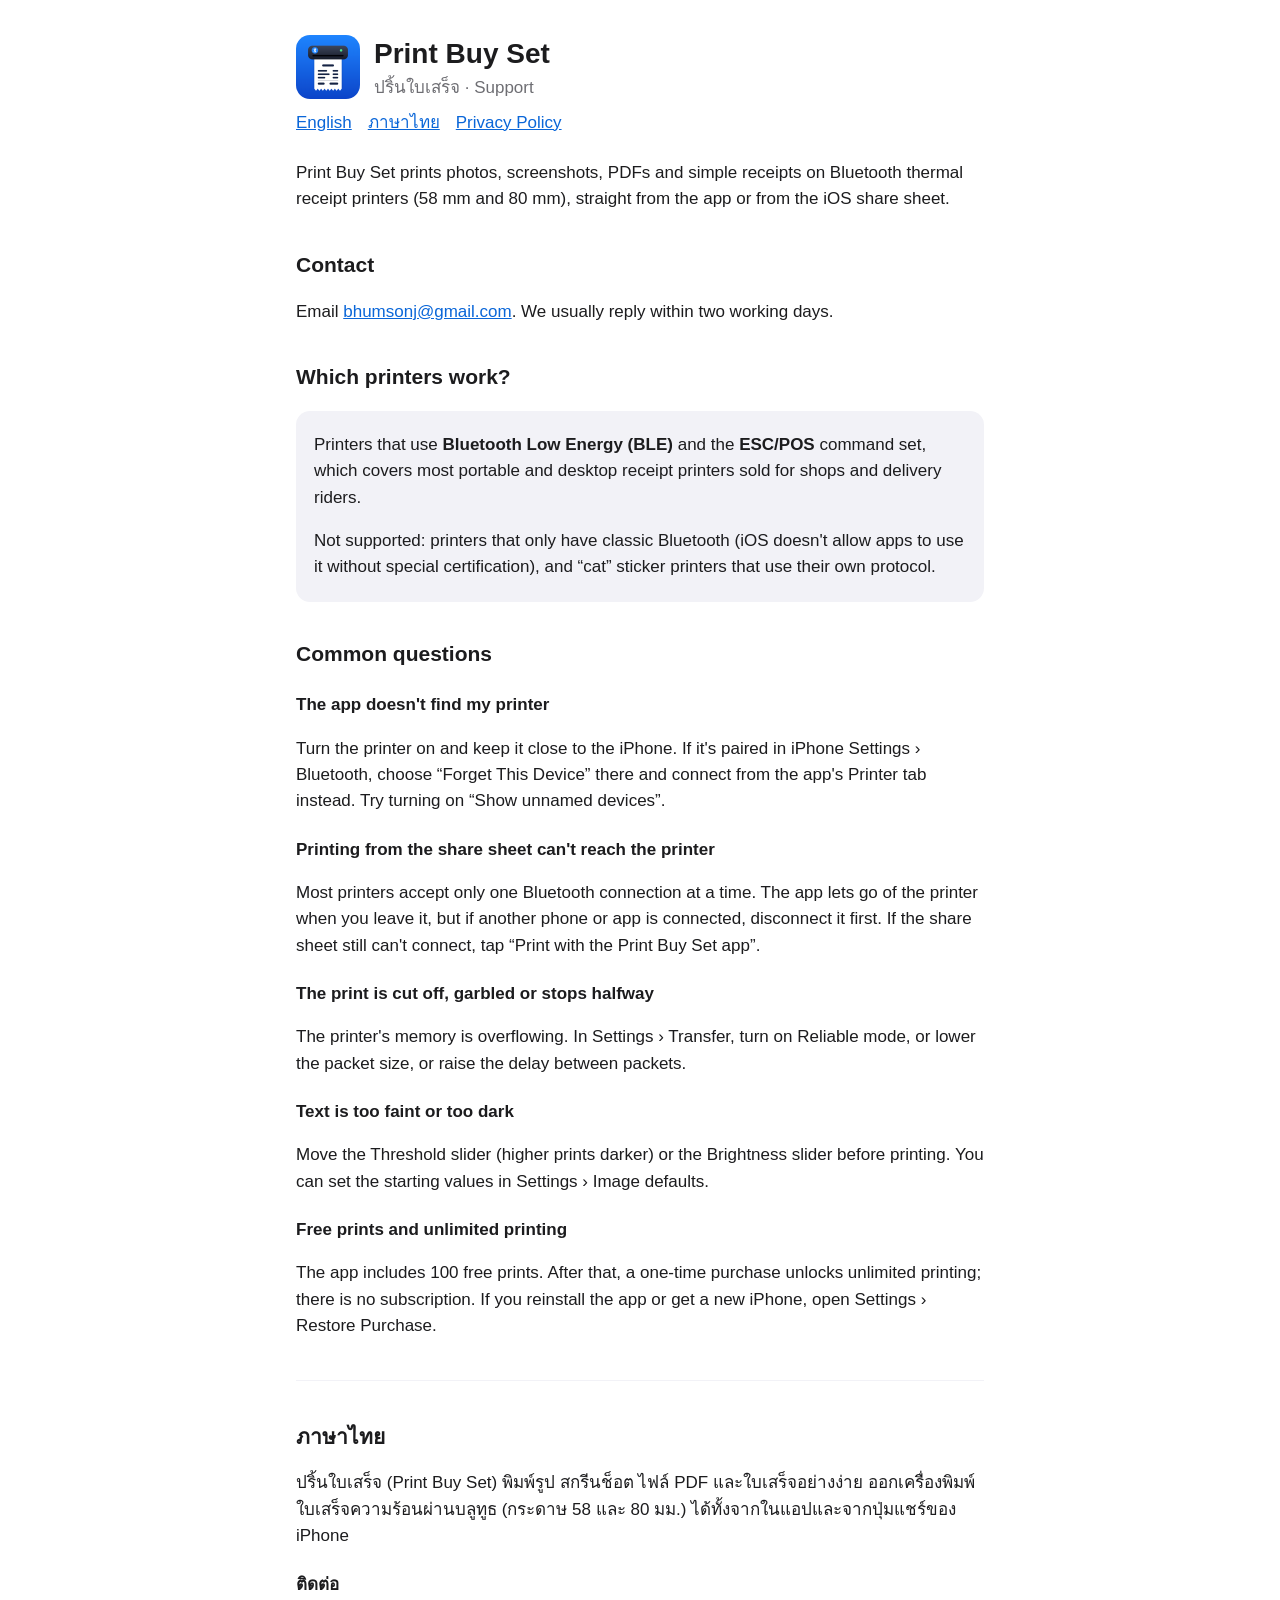
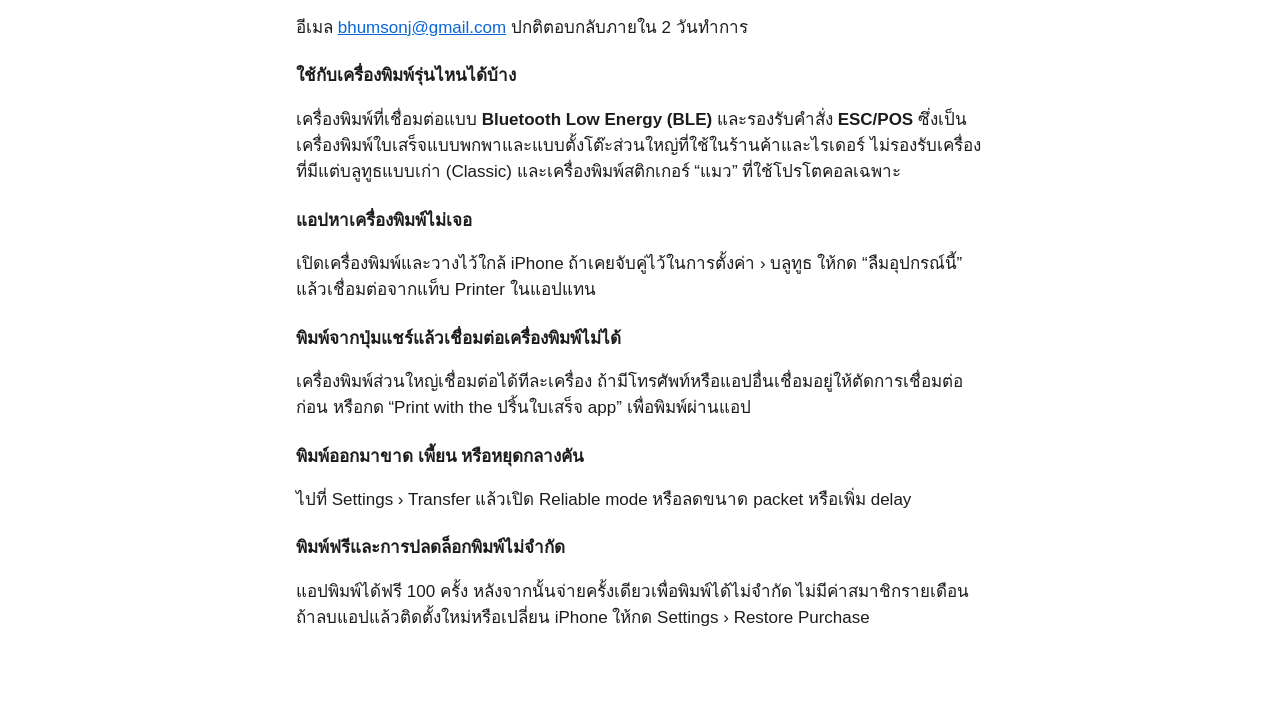
<file: index.html>
<!doctype html>
<html lang="en">
<head>
<meta charset="utf-8">
<meta name="viewport" content="width=device-width, initial-scale=1">
<title>Print Buy Set — Support</title>
<link rel="stylesheet" href="style.css">
</head>
<body>
<main>
<header><img src="icon.png" alt=""><div><h1>Print Buy Set</h1><div class="muted">ปริ้นใบเสร็จ · Support</div></div></header>
<nav><a href="#english">English</a><a href="#thai">ภาษาไทย</a><a href="privacy.html">Privacy Policy</a></nav>

<section id="english">
<p>Print Buy Set prints photos, screenshots, PDFs and simple receipts on Bluetooth thermal receipt printers (58 mm and 80 mm), straight from the app or from the iOS share sheet.</p>

<h2>Contact</h2>
<p>Email <a href="mailto:bhumsonj@gmail.com">bhumsonj@gmail.com</a>. We usually reply within two working days.</p>

<h2>Which printers work?</h2>
<div class="card">
<p>Printers that use <strong>Bluetooth Low Energy (BLE)</strong> and the <strong>ESC/POS</strong> command set, which covers most portable and desktop receipt printers sold for shops and delivery riders.</p>
<p>Not supported: printers that only have classic Bluetooth (iOS doesn't allow apps to use it without special certification), and “cat” sticker printers that use their own protocol.</p>
</div>

<h2>Common questions</h2>
<h3>The app doesn't find my printer</h3>
<p>Turn the printer on and keep it close to the iPhone. If it's paired in iPhone Settings › Bluetooth, choose “Forget This Device” there and connect from the app's Printer tab instead. Try turning on “Show unnamed devices”.</p>
<h3>Printing from the share sheet can't reach the printer</h3>
<p>Most printers accept only one Bluetooth connection at a time. The app lets go of the printer when you leave it, but if another phone or app is connected, disconnect it first. If the share sheet still can't connect, tap “Print with the Print Buy Set app”.</p>
<h3>The print is cut off, garbled or stops halfway</h3>
<p>The printer's memory is overflowing. In Settings › Transfer, turn on Reliable mode, or lower the packet size, or raise the delay between packets.</p>
<h3>Text is too faint or too dark</h3>
<p>Move the Threshold slider (higher prints darker) or the Brightness slider before printing. You can set the starting values in Settings › Image defaults.</p>
<h3>Free prints and unlimited printing</h3>
<p>The app includes 100 free prints. After that, a one-time purchase unlocks unlimited printing; there is no subscription. If you reinstall the app or get a new iPhone, open Settings › Restore Purchase.</p>
</section>

<hr>

<section id="thai" lang="th">
<h2>ภาษาไทย</h2>
<p>ปริ้นใบเสร็จ (Print Buy Set) พิมพ์รูป สกรีนช็อต ไฟล์ PDF และใบเสร็จอย่างง่าย ออกเครื่องพิมพ์ใบเสร็จความร้อนผ่านบลูทูธ (กระดาษ 58 และ 80 มม.) ได้ทั้งจากในแอปและจากปุ่มแชร์ของ iPhone</p>

<h3>ติดต่อ</h3>
<p>อีเมล <a href="mailto:bhumsonj@gmail.com">bhumsonj@gmail.com</a> ปกติตอบกลับภายใน 2 วันทำการ</p>

<h3>ใช้กับเครื่องพิมพ์รุ่นไหนได้บ้าง</h3>
<p>เครื่องพิมพ์ที่เชื่อมต่อแบบ <strong>Bluetooth Low Energy (BLE)</strong> และรองรับคำสั่ง <strong>ESC/POS</strong> ซึ่งเป็นเครื่องพิมพ์ใบเสร็จแบบพกพาและแบบตั้งโต๊ะส่วนใหญ่ที่ใช้ในร้านค้าและไรเดอร์ ไม่รองรับเครื่องที่มีแต่บลูทูธแบบเก่า (Classic) และเครื่องพิมพ์สติกเกอร์ “แมว” ที่ใช้โปรโตคอลเฉพาะ</p>

<h3>แอปหาเครื่องพิมพ์ไม่เจอ</h3>
<p>เปิดเครื่องพิมพ์และวางไว้ใกล้ iPhone ถ้าเคยจับคู่ไว้ในการตั้งค่า › บลูทูธ ให้กด “ลืมอุปกรณ์นี้” แล้วเชื่อมต่อจากแท็บ Printer ในแอปแทน</p>
<h3>พิมพ์จากปุ่มแชร์แล้วเชื่อมต่อเครื่องพิมพ์ไม่ได้</h3>
<p>เครื่องพิมพ์ส่วนใหญ่เชื่อมต่อได้ทีละเครื่อง ถ้ามีโทรศัพท์หรือแอปอื่นเชื่อมอยู่ให้ตัดการเชื่อมต่อก่อน หรือกด “Print with the ปริ้นใบเสร็จ app” เพื่อพิมพ์ผ่านแอป</p>
<h3>พิมพ์ออกมาขาด เพี้ยน หรือหยุดกลางคัน</h3>
<p>ไปที่ Settings › Transfer แล้วเปิด Reliable mode หรือลดขนาด packet หรือเพิ่ม delay</p>
<h3>พิมพ์ฟรีและการปลดล็อกพิมพ์ไม่จำกัด</h3>
<p>แอปพิมพ์ได้ฟรี 100 ครั้ง หลังจากนั้นจ่ายครั้งเดียวเพื่อพิมพ์ได้ไม่จำกัด ไม่มีค่าสมาชิกรายเดือน ถ้าลบแอปแล้วติดตั้งใหม่หรือเปลี่ยน iPhone ให้กด Settings › Restore Purchase</p>
</section>
</main>
</body>
</html>
</file>
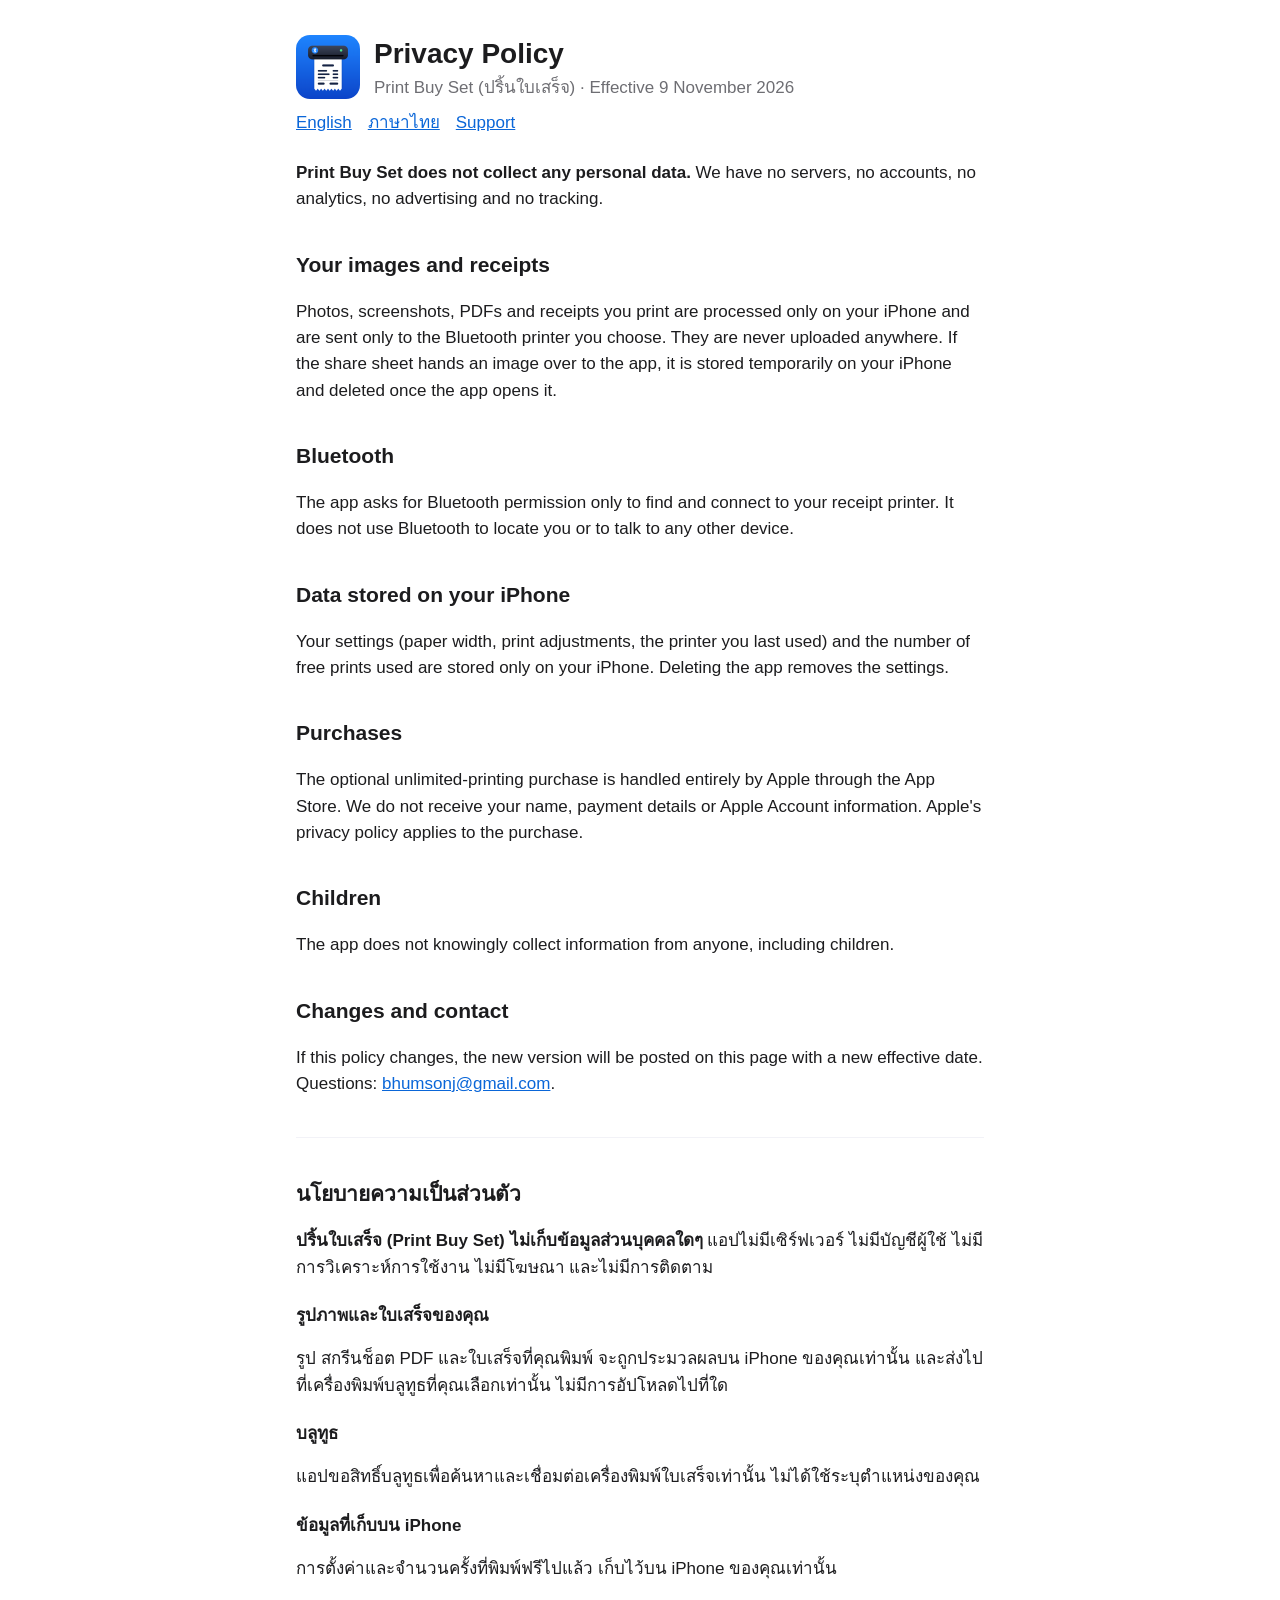
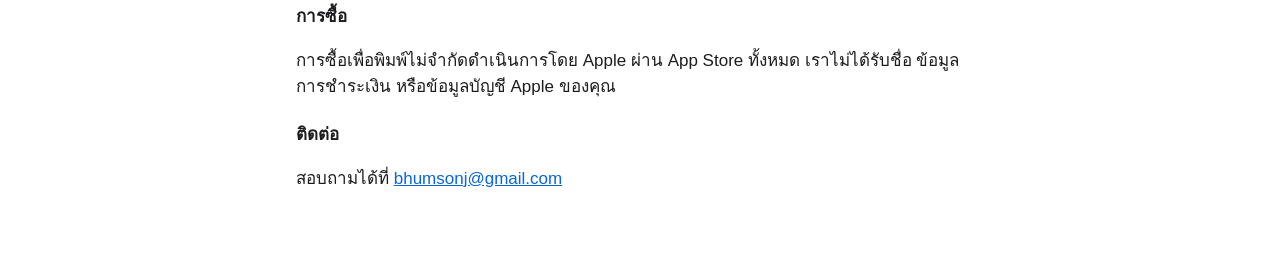
<file: privacy.html>
<!doctype html>
<html lang="en">
<head>
<meta charset="utf-8">
<meta name="viewport" content="width=device-width, initial-scale=1">
<title>Print Buy Set — Privacy Policy</title>
<link rel="stylesheet" href="style.css">
</head>
<body>
<main>
<header><img src="icon.png" alt=""><div><h1>Privacy Policy</h1><div class="muted">Print Buy Set (ปริ้นใบเสร็จ) · Effective 9 November 2026</div></div></header>
<nav><a href="#english">English</a><a href="#thai">ภาษาไทย</a><a href="index.html">Support</a></nav>

<section id="english">
<p><strong>Print Buy Set does not collect any personal data.</strong> We have no servers, no accounts, no analytics, no advertising and no tracking.</p>

<h2>Your images and receipts</h2>
<p>Photos, screenshots, PDFs and receipts you print are processed only on your iPhone and are sent only to the Bluetooth printer you choose. They are never uploaded anywhere. If the share sheet hands an image over to the app, it is stored temporarily on your iPhone and deleted once the app opens it.</p>

<h2>Bluetooth</h2>
<p>The app asks for Bluetooth permission only to find and connect to your receipt printer. It does not use Bluetooth to locate you or to talk to any other device.</p>

<h2>Data stored on your iPhone</h2>
<p>Your settings (paper width, print adjustments, the printer you last used) and the number of free prints used are stored only on your iPhone. Deleting the app removes the settings.</p>

<h2>Purchases</h2>
<p>The optional unlimited-printing purchase is handled entirely by Apple through the App Store. We do not receive your name, payment details or Apple Account information. Apple's privacy policy applies to the purchase.</p>

<h2>Children</h2>
<p>The app does not knowingly collect information from anyone, including children.</p>

<h2>Changes and contact</h2>
<p>If this policy changes, the new version will be posted on this page with a new effective date. Questions: <a href="mailto:bhumsonj@gmail.com">bhumsonj@gmail.com</a>.</p>
</section>

<hr>

<section id="thai" lang="th">
<h2>นโยบายความเป็นส่วนตัว</h2>
<p><strong>ปริ้นใบเสร็จ (Print Buy Set) ไม่เก็บข้อมูลส่วนบุคคลใดๆ</strong> แอปไม่มีเซิร์ฟเวอร์ ไม่มีบัญชีผู้ใช้ ไม่มีการวิเคราะห์การใช้งาน ไม่มีโฆษณา และไม่มีการติดตาม</p>
<h3>รูปภาพและใบเสร็จของคุณ</h3>
<p>รูป สกรีนช็อต PDF และใบเสร็จที่คุณพิมพ์ จะถูกประมวลผลบน iPhone ของคุณเท่านั้น และส่งไปที่เครื่องพิมพ์บลูทูธที่คุณเลือกเท่านั้น ไม่มีการอัปโหลดไปที่ใด</p>
<h3>บลูทูธ</h3>
<p>แอปขอสิทธิ์บลูทูธเพื่อค้นหาและเชื่อมต่อเครื่องพิมพ์ใบเสร็จเท่านั้น ไม่ได้ใช้ระบุตำแหน่งของคุณ</p>
<h3>ข้อมูลที่เก็บบน iPhone</h3>
<p>การตั้งค่าและจำนวนครั้งที่พิมพ์ฟรีไปแล้ว เก็บไว้บน iPhone ของคุณเท่านั้น</p>
<h3>การซื้อ</h3>
<p>การซื้อเพื่อพิมพ์ไม่จำกัดดำเนินการโดย Apple ผ่าน App Store ทั้งหมด เราไม่ได้รับชื่อ ข้อมูลการชำระเงิน หรือข้อมูลบัญชี Apple ของคุณ</p>
<h3>ติดต่อ</h3>
<p>สอบถามได้ที่ <a href="mailto:bhumsonj@gmail.com">bhumsonj@gmail.com</a></p>
</section>
</main>
</body>
</html>
</file>
<file: style.css>
:root { --text: #1c1c1e; --muted: #6e6e73; --bg: #ffffff; --card: #f2f2f7; --accent: #0a66d8; }
@media (prefers-color-scheme: dark) {
  :root { --text: #f2f2f7; --muted: #a1a1a6; --bg: #000000; --card: #1c1c1e; --accent: #4c9bff; }
}
* { box-sizing: border-box; }
body { margin: 0; background: var(--bg); color: var(--text);
  font: 17px/1.55 -apple-system, BlinkMacSystemFont, "Sukhumvit Set", "Segoe UI", sans-serif; }
main { max-width: 720px; margin: 0 auto; padding: 32px 16px 64px; }
header { display: flex; align-items: center; gap: 14px; margin-bottom: 8px; }
header img { width: 64px; height: 64px; border-radius: 14px; }
h1 { font-size: 28px; margin: 0; }
h2 { font-size: 21px; margin-top: 36px; }
h3 { font-size: 17px; margin: 22px 0 4px; }
p, li { color: var(--text); }
.muted { color: var(--muted); }
.card { background: var(--card); border-radius: 14px; padding: 4px 18px; margin: 16px 0; }
a { color: var(--accent); }
nav { margin: 8px 0 24px; }
nav a { margin-right: 16px; }
hr { border: none; border-top: 1px solid var(--card); margin: 40px 0; }
</file>
